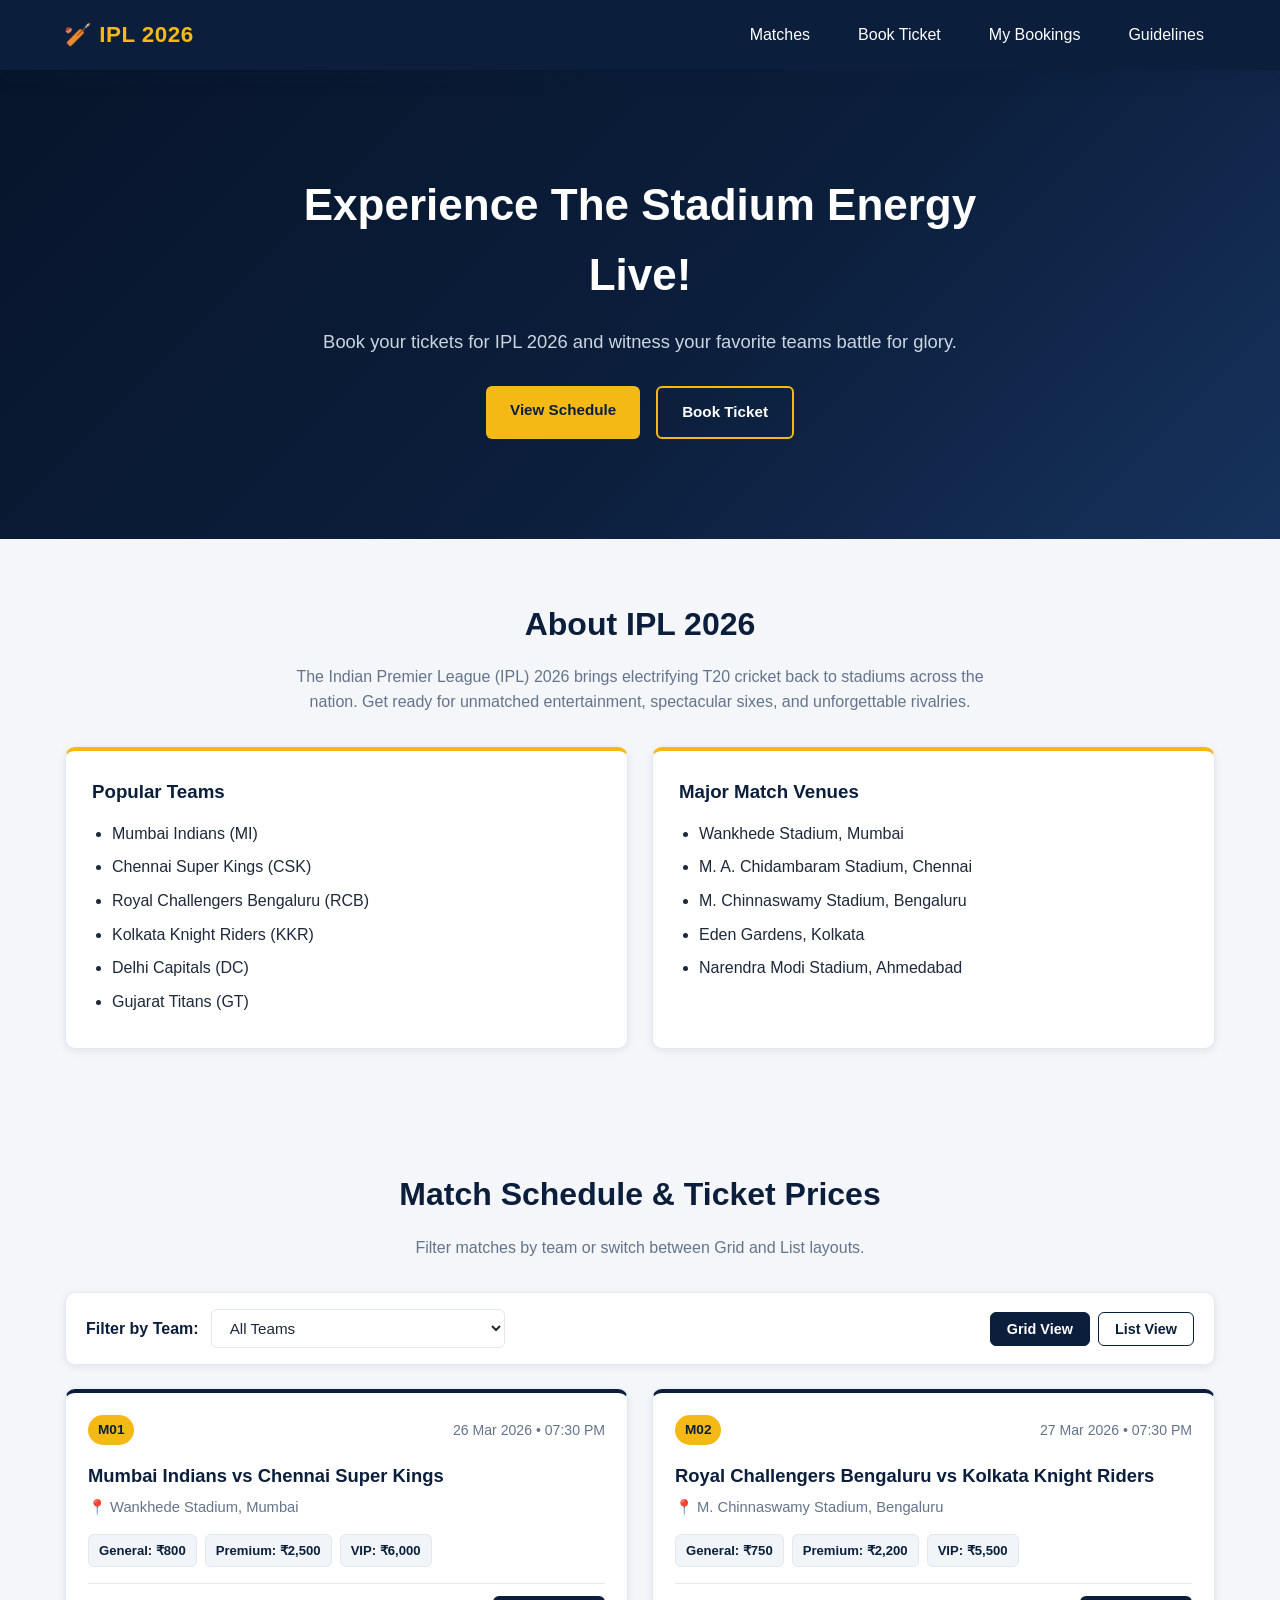
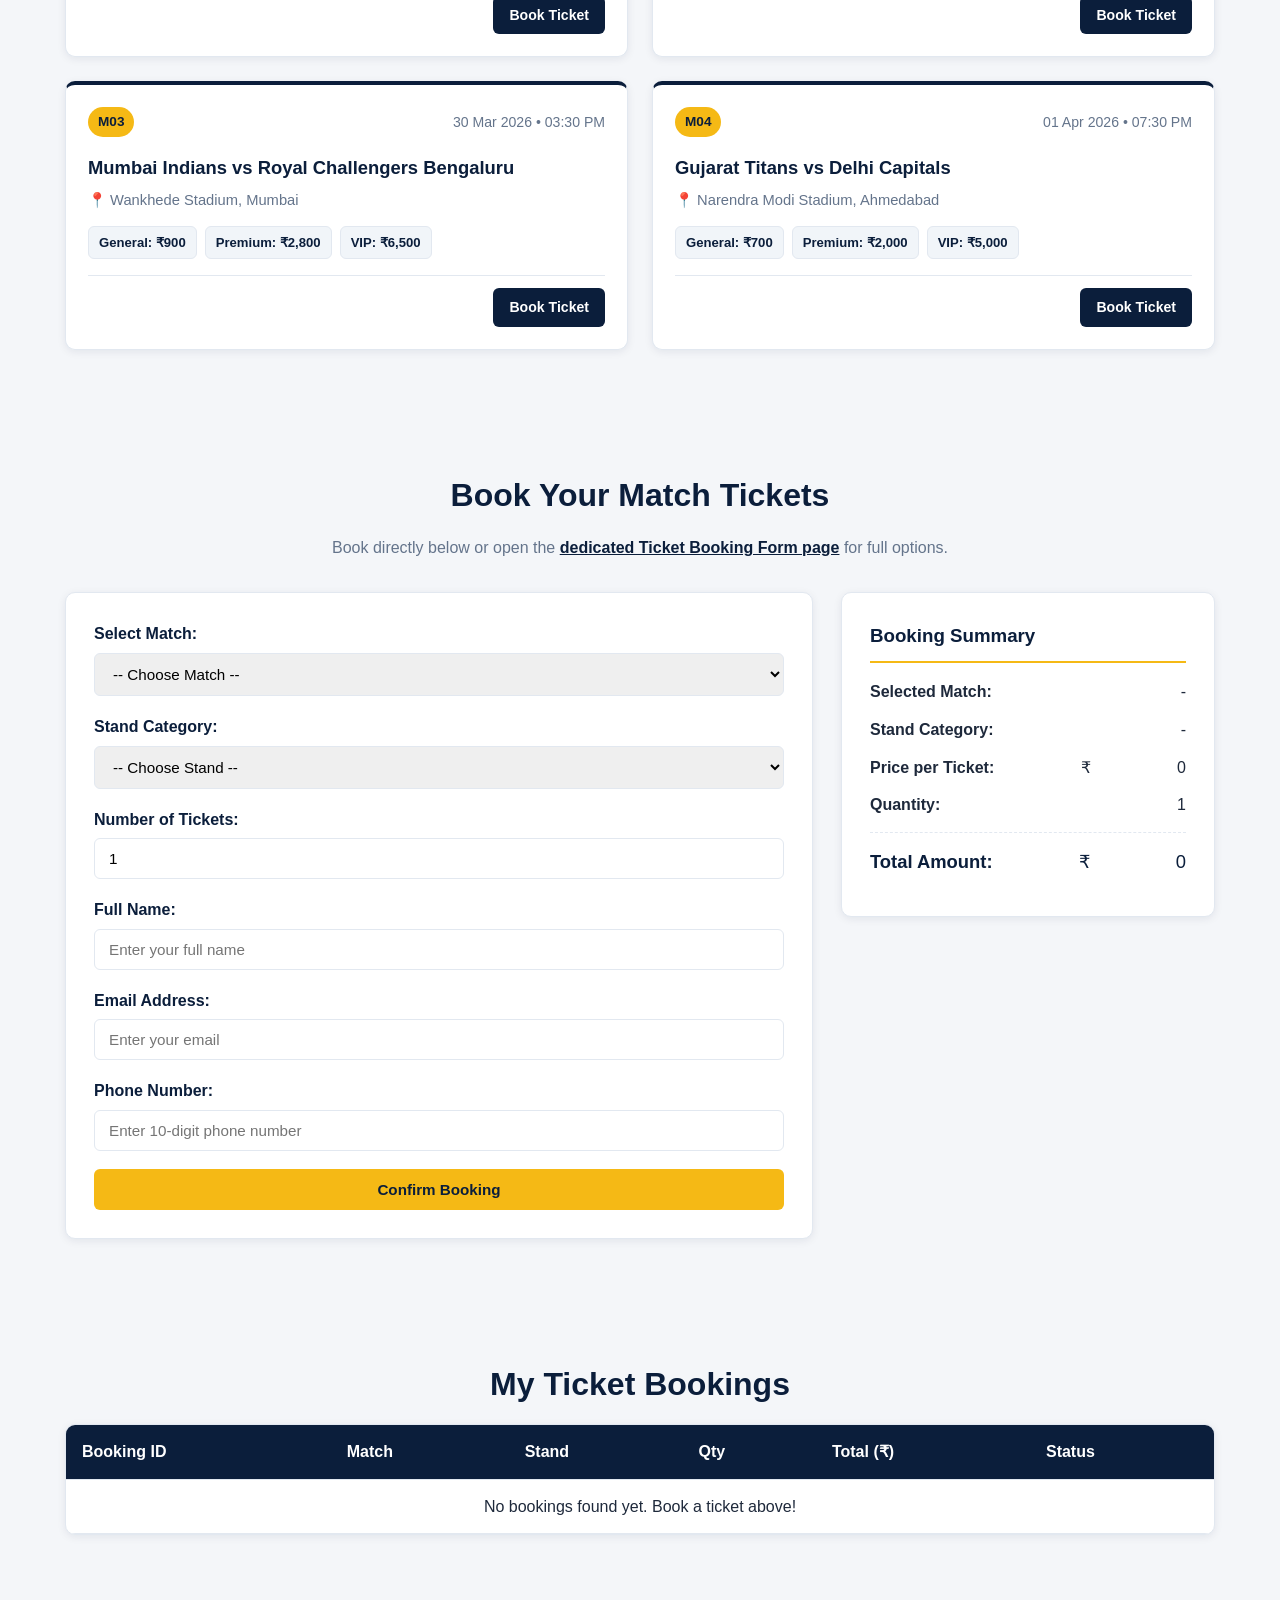
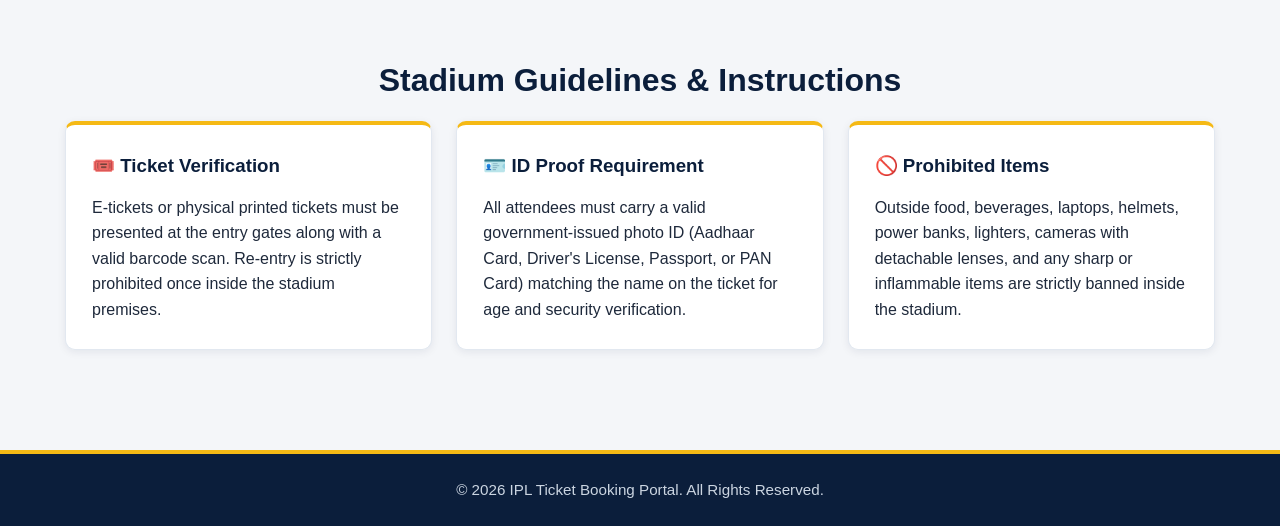
<file: index.html>
<!DOCTYPE html>
<html lang="en">
<head>
    <meta charset="UTF-8">
    <meta name="viewport" content="width=device-width, initial-scale=1.0">
    <title>IPL 2026 Ticket Booking</title>
    <link rel="stylesheet" href="styles.css">
</head>
<body>

    <!-- Navigation Bar (Flexbox + Mobile Hamburger) -->
    <header>
        <nav class="navbar">
            <a href="index.html" class="logo">🏏 IPL 2026</a>

            <button
                type="button"
                class="hamburger"
                id="hamburger-btn"
                aria-label="Toggle navigation menu"
                aria-expanded="false"
            >
                &#9776;
            </button>

            <ul class="nav-links" id="nav-links">
                <li><a href="#matches">Matches</a></li>
                <li><a href="booking.html">Book Ticket</a></li>
                <li><a href="#my-bookings">My Bookings</a></li>
                <li><a href="#guidelines">Guidelines</a></li>
            </ul>
        </nav>
    </header>

    <main>
        <!-- Banner (Hero) Section -->
        <section class="hero">
            <div class="hero-content">
                <h1>Experience The Stadium Energy Live!</h1>
                <p>Book your tickets for IPL 2026 and witness your favorite teams battle for glory.</p>
                <div class="hero-buttons">
                    <a href="#matches" class="btn btn-primary">View Schedule</a>
                    <a href="booking.html" class="btn btn-secondary">Book Ticket</a>
                </div>
            </div>
        </section>

        <!-- About IPL 2026 Section -->
        <section id="about" class="container section">
            <h2>About IPL 2026</h2>
            <p class="section-subtitle">The Indian Premier League (IPL) 2026 brings electrifying T20 cricket back to stadiums across the nation. Get ready for unmatched entertainment, spectacular sixes, and unforgettable rivalries.</p>

            <div class="about-grid">
                <div class="about-card">
                    <h3>Popular Teams</h3>
                    <ul>
                        <li>Mumbai Indians (MI)</li>
                        <li>Chennai Super Kings (CSK)</li>
                        <li>Royal Challengers Bengaluru (RCB)</li>
                        <li>Kolkata Knight Riders (KKR)</li>
                        <li>Delhi Capitals (DC)</li>
                        <li>Gujarat Titans (GT)</li>
                    </ul>
                </div>
                <div class="about-card">
                    <h3>Major Match Venues</h3>
                    <ul>
                        <li>Wankhede Stadium, Mumbai</li>
                        <li>M. A. Chidambaram Stadium, Chennai</li>
                        <li>M. Chinnaswamy Stadium, Bengaluru</li>
                        <li>Eden Gardens, Kolkata</li>
                        <li>Narendra Modi Stadium, Ahmedabad</li>
                    </ul>
                </div>
            </div>
        </section>

        <!-- Match Schedule Section (CSS Grid Cards + Filter + Grid/List Toggle) -->
        <section id="matches" class="container section">
            <h2>Match Schedule &amp; Ticket Prices</h2>
            <p class="section-subtitle">Filter matches by team or switch between Grid and List layouts.</p>

            <!-- Controls Bar (Flexbox) -->
            <div class="schedule-controls">
                <div class="filter-container">
                    <label for="team-filter">Filter by Team:</label>
                    <select id="team-filter">
                        <option value="all">All Teams</option>
                        <option value="MI">Mumbai Indians (MI)</option>
                        <option value="CSK">Chennai Super Kings (CSK)</option>
                        <option value="RCB">Royal Challengers Bengaluru (RCB)</option>
                        <option value="KKR">Kolkata Knight Riders (KKR)</option>
                        <option value="GT">Gujarat Titans (GT)</option>
                        <option value="DC">Delhi Capitals (DC)</option>
                    </select>
                </div>

                <div class="view-toggle" role="group" aria-label="Toggle match schedule layout">
                    <button type="button" id="grid-view-btn" class="view-btn active">Grid View</button>
                    <button type="button" id="list-view-btn" class="view-btn">List View</button>
                </div>
            </div>

            <!-- Match Cards Grid -->
            <div class="match-grid" id="match-grid">
                <article class="match-card" data-team="MI CSK">
                    <div class="match-card-top">
                        <span class="match-badge">M01</span>
                        <span class="match-date">26 Mar 2026 • 07:30 PM</span>
                    </div>
                    <div class="match-card-body">
                        <h3>Mumbai Indians vs Chennai Super Kings</h3>
                        <p class="match-venue">📍 Wankhede Stadium, Mumbai</p>
                        <div class="match-prices">
                            <span class="price-pill">General: ₹800</span>
                            <span class="price-pill">Premium: ₹2,500</span>
                            <span class="price-pill">VIP: ₹6,000</span>
                        </div>
                    </div>
                    <div class="match-card-footer">
                        <a
                            href="#booking"
                            class="btn-sm book-match-btn"
                            data-match="M01"
                            data-match-name="Mumbai Indians vs Chennai Super Kings"
                        >Book Ticket</a>
                    </div>
                </article>

                <article class="match-card" data-team="RCB KKR">
                    <div class="match-card-top">
                        <span class="match-badge">M02</span>
                        <span class="match-date">27 Mar 2026 • 07:30 PM</span>
                    </div>
                    <div class="match-card-body">
                        <h3>Royal Challengers Bengaluru vs Kolkata Knight Riders</h3>
                        <p class="match-venue">📍 M. Chinnaswamy Stadium, Bengaluru</p>
                        <div class="match-prices">
                            <span class="price-pill">General: ₹750</span>
                            <span class="price-pill">Premium: ₹2,200</span>
                            <span class="price-pill">VIP: ₹5,500</span>
                        </div>
                    </div>
                    <div class="match-card-footer">
                        <a
                            href="#booking"
                            class="btn-sm book-match-btn"
                            data-match="M02"
                            data-match-name="RCB vs Kolkata Knight Riders"
                        >Book Ticket</a>
                    </div>
                </article>

                <article class="match-card" data-team="MI RCB">
                    <div class="match-card-top">
                        <span class="match-badge">M03</span>
                        <span class="match-date">30 Mar 2026 • 03:30 PM</span>
                    </div>
                    <div class="match-card-body">
                        <h3>Mumbai Indians vs Royal Challengers Bengaluru</h3>
                        <p class="match-venue">📍 Wankhede Stadium, Mumbai</p>
                        <div class="match-prices">
                            <span class="price-pill">General: ₹900</span>
                            <span class="price-pill">Premium: ₹2,800</span>
                            <span class="price-pill">VIP: ₹6,500</span>
                        </div>
                    </div>
                    <div class="match-card-footer">
                        <a
                            href="#booking"
                            class="btn-sm book-match-btn"
                            data-match="M03"
                            data-match-name="Mumbai Indians vs RCB"
                        >Book Ticket</a>
                    </div>
                </article>

                <article class="match-card" data-team="GT DC">
                    <div class="match-card-top">
                        <span class="match-badge">M04</span>
                        <span class="match-date">01 Apr 2026 • 07:30 PM</span>
                    </div>
                    <div class="match-card-body">
                        <h3>Gujarat Titans vs Delhi Capitals</h3>
                        <p class="match-venue">📍 Narendra Modi Stadium, Ahmedabad</p>
                        <div class="match-prices">
                            <span class="price-pill">General: ₹700</span>
                            <span class="price-pill">Premium: ₹2,000</span>
                            <span class="price-pill">VIP: ₹5,000</span>
                        </div>
                    </div>
                    <div class="match-card-footer">
                        <a
                            href="#booking"
                            class="btn-sm book-match-btn"
                            data-match="M04"
                            data-match-name="Gujarat Titans vs Delhi Capitals"
                        >Book Ticket</a>
                    </div>
                </article>
            </div>
        </section>

        <!-- Ticket Booking Section -->
        <section id="booking" class="container section">
            <h2>Book Your Match Tickets</h2>
            <p class="section-subtitle">Book directly below or open the <a href="booking.html" class="inline-link">dedicated Ticket Booking Form page</a> for full options.</p>

            <div class="booking-wrapper">
                <!-- Booking Form -->
                <form id="booking-form" class="booking-form">
                    <div class="form-group">
                        <label for="match-select">Select Match:</label>
                        <select id="match-select" required>
                            <option value="">-- Choose Match --</option>
                            <option value="M01">M01: Mumbai Indians vs Chennai Super Kings</option>
                            <option value="M02">M02: RCB vs Kolkata Knight Riders</option>
                            <option value="M03">M03: Mumbai Indians vs RCB</option>
                            <option value="M04">M04: Gujarat Titans vs Delhi Capitals</option>
                        </select>
                    </div>

                    <div class="form-group">
                        <label for="stand-select">Stand Category:</label>
                        <select id="stand-select" required>
                            <option value="">-- Choose Stand --</option>
                            <option value="General">General Stand</option>
                            <option value="Premium">Premium Stand</option>
                            <option value="VIP">VIP Hospitality</option>
                        </select>
                    </div>

                    <div class="form-group">
                        <label for="ticket-qty">Number of Tickets:</label>
                        <input type="number" id="ticket-qty" min="1" max="10" value="1" required>
                    </div>

                    <div class="form-group">
                        <label for="full-name">Full Name:</label>
                        <input type="text" id="full-name" placeholder="Enter your full name" minlength="3" maxlength="50" required>
                    </div>

                    <div class="form-group">
                        <label for="email">Email Address:</label>
                        <input type="email" id="email" placeholder="Enter your email" required>
                    </div>

                    <div class="form-group">
                        <label for="phone">Phone Number:</label>
                        <input type="tel" id="phone" placeholder="Enter 10-digit phone number" minlength="10" maxlength="10" pattern="[0-9]{10}" required>
                    </div>

                    <button type="submit" class="btn btn-primary btn-block">Confirm Booking</button>
                </form>

                <!-- Booking Summary Card -->
                <div class="summary-card">
                    <h3>Booking Summary</h3>
                    <div class="summary-details">
                        <p><strong>Selected Match:</strong> <span id="sum-match">-</span></p>
                        <p><strong>Stand Category:</strong> <span id="sum-stand">-</span></p>
                        <p><strong>Price per Ticket:</strong> ₹<span id="sum-price">0</span></p>
                        <p><strong>Quantity:</strong> <span id="sum-qty">1</span></p>
                        <hr>
                        <p class="total-amount"><strong>Total Amount:</strong> ₹<span id="sum-total">0</span></p>
                    </div>
                </div>
            </div>
        </section>

        <!-- My Ticket Bookings Section -->
        <section id="my-bookings" class="container section">
            <h2>My Ticket Bookings</h2>
            <div class="table-responsive">
                <table class="schedule-table">
                    <thead>
                        <tr>
                            <th>Booking ID</th>
                            <th>Match</th>
                            <th>Stand</th>
                            <th>Qty</th>
                            <th>Total (₹)</th>
                            <th>Status</th>
                        </tr>
                    </thead>
                    <tbody id="bookings-tbody">
                        <tr>
                            <td colspan="6" class="text-center">No bookings found yet. Book a ticket above!</td>
                        </tr>
                    </tbody>
                </table>
            </div>
        </section>

        <!-- Guidelines Section (3-Column CSS Grid) -->
        <section id="guidelines" class="container section">
            <h2>Stadium Guidelines &amp; Instructions</h2>
            <div class="guidelines-grid">
                <div class="card">
                    <h3>🎟️ Ticket Verification</h3>
                    <p>E-tickets or physical printed tickets must be presented at the entry gates along with a valid barcode scan. Re-entry is strictly prohibited once inside the stadium premises.</p>
                </div>
                <div class="card">
                    <h3>🪪 ID Proof Requirement</h3>
                    <p>All attendees must carry a valid government-issued photo ID (Aadhaar Card, Driver's License, Passport, or PAN Card) matching the name on the ticket for age and security verification.</p>
                </div>
                <div class="card">
                    <h3>🚫 Prohibited Items</h3>
                    <p>Outside food, beverages, laptops, helmets, power banks, lighters, cameras with detachable lenses, and any sharp or inflammable items are strictly banned inside the stadium.</p>
                </div>
            </div>
        </section>
    </main>

    <!-- Footer -->
    <footer>
        <p>&copy; 2026 IPL Ticket Booking Portal. All Rights Reserved.</p>
    </footer>

    <script src="app.js"></script>
</body>
</html>
</file>
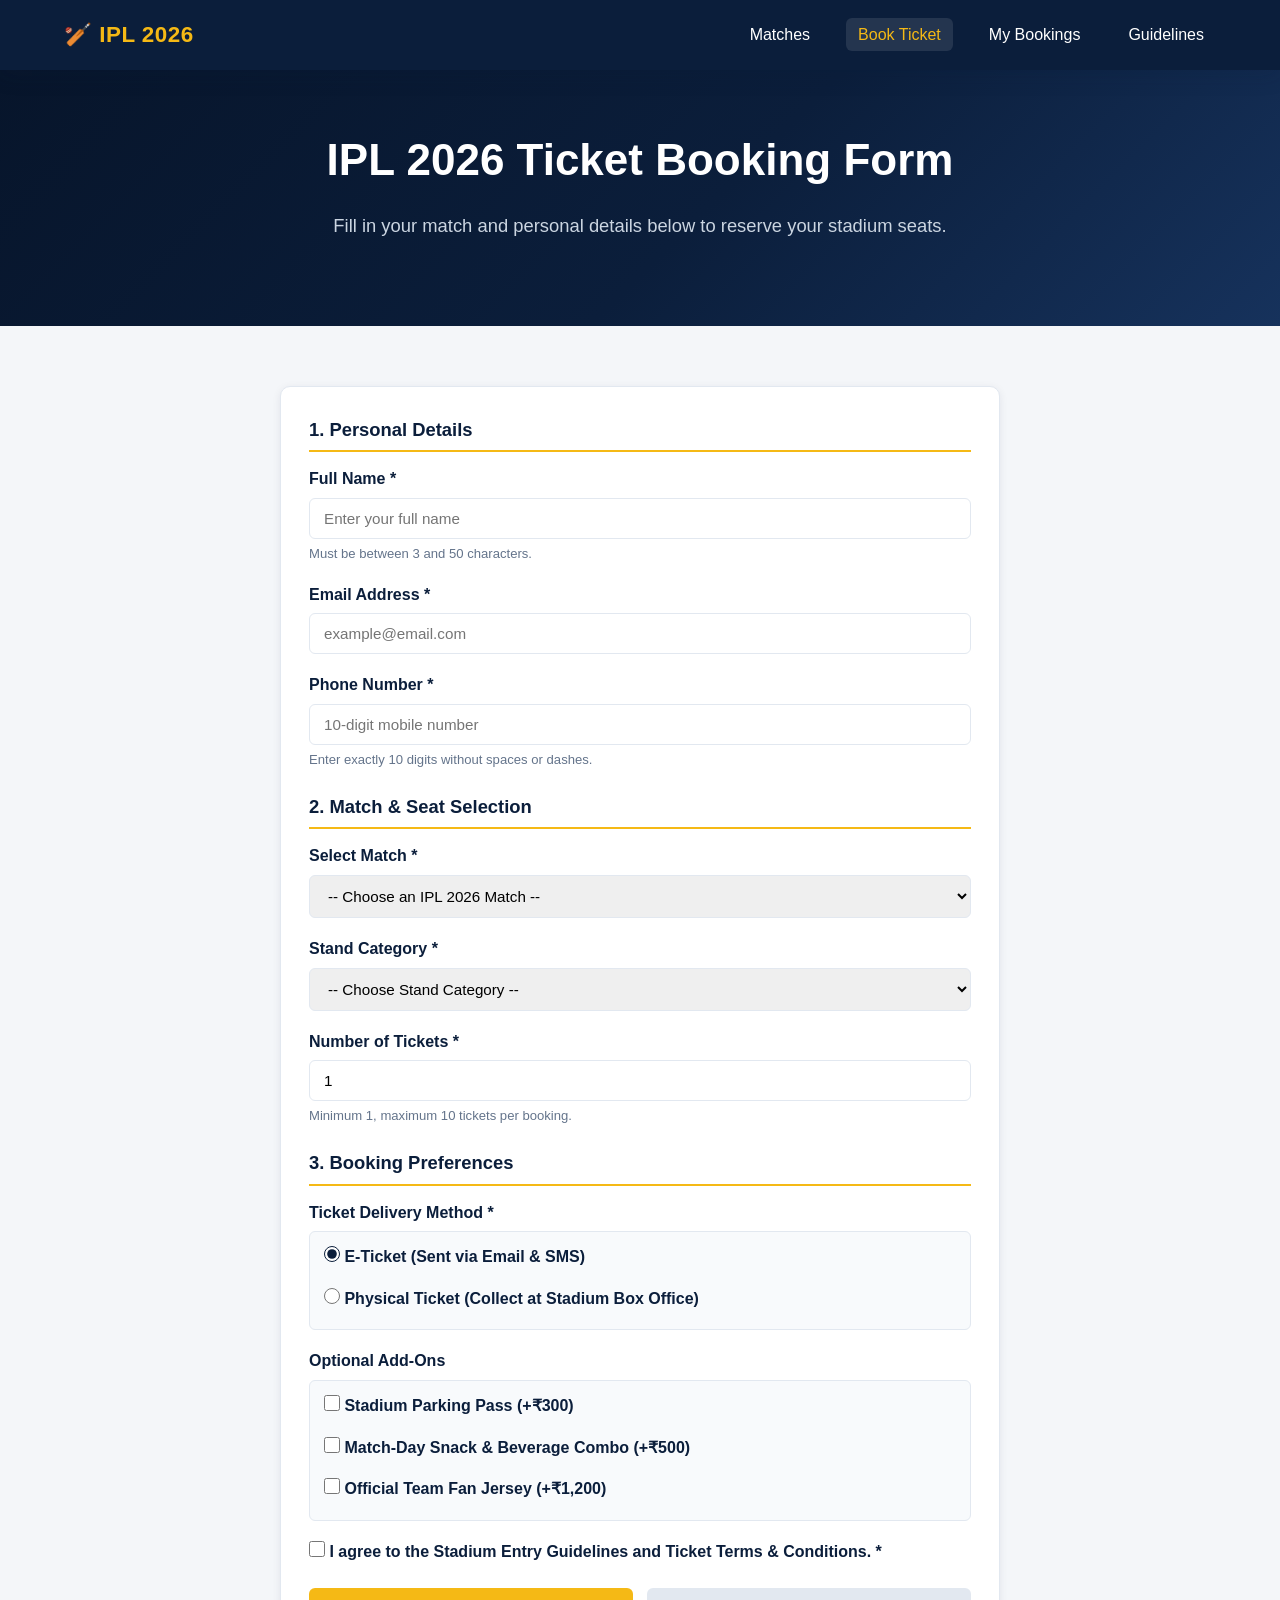
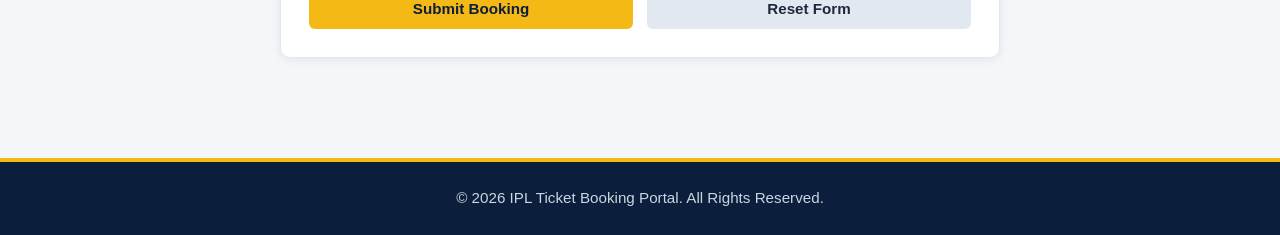
<file: booking.html>
<!DOCTYPE html>
<html lang="en">
<head>
    <meta charset="UTF-8">
    <meta name="viewport" content="width=device-width, initial-scale=1.0">
    <title>Book Tickets | IPL 2026</title>
    <link rel="stylesheet" href="styles.css">
</head>
<body>

    <!-- Navigation Bar (Linked back to index.html) -->
    <header>
        <nav class="navbar">
            <a href="index.html" class="logo">🏏 IPL 2026</a>
            <ul class="nav-links">
                <li><a href="index.html#matches">Matches</a></li>
                <li><a href="booking.html" class="active">Book Ticket</a></li>
                <li><a href="index.html#my-bookings">My Bookings</a></li>
                <li><a href="index.html#guidelines">Guidelines</a></li>
            </ul>
        </nav>
    </header>

    <main>
        <!-- Compact Banner -->
        <section class="hero hero-compact">
            <div class="hero-content">
                <h1>IPL 2026 Ticket Booking Form</h1>
                <p>Fill in your match and personal details below to reserve your stadium seats.</p>
            </div>
        </section>

        <!-- Booking Form Section -->
        <section class="container section">
            <div class="booking-page-wrapper">
                <form id="ticket-booking-form" class="booking-form" action="#" method="get">

                    <!-- Personal Details -->
                    <h3 class="form-section-title">1. Personal Details</h3>

                    <div class="form-group">
                        <label for="customer-name">Full Name *</label>
                        <input
                            type="text"
                            id="customer-name"
                            name="customerName"
                            placeholder="Enter your full name"
                            minlength="3"
                            maxlength="50"
                            required
                        >
                        <small class="form-hint">Must be between 3 and 50 characters.</small>
                    </div>

                    <div class="form-group">
                        <label for="customer-email">Email Address *</label>
                        <input
                            type="email"
                            id="customer-email"
                            name="customerEmail"
                            placeholder="example@email.com"
                            maxlength="80"
                            required
                        >
                    </div>

                    <div class="form-group">
                        <label for="customer-phone">Phone Number *</label>
                        <input
                            type="tel"
                            id="customer-phone"
                            name="customerPhone"
                            placeholder="10-digit mobile number"
                            minlength="10"
                            maxlength="10"
                            pattern="[0-9]{10}"
                            title="Please enter a valid 10-digit mobile number (digits only)."
                            required
                        >
                        <small class="form-hint">Enter exactly 10 digits without spaces or dashes.</small>
                    </div>

                    <!-- Match & Seat Selection -->
                    <h3 class="form-section-title">2. Match &amp; Seat Selection</h3>

                    <div class="form-group">
                        <label for="match-selection">Select Match *</label>
                        <select id="match-selection" name="matchSelection" required>
                            <option value="">-- Choose an IPL 2026 Match --</option>
                            <option value="M01">M01: Mumbai Indians vs Chennai Super Kings (26 Mar, Mumbai)</option>
                            <option value="M02">M02: RCB vs Kolkata Knight Riders (27 Mar, Bengaluru)</option>
                            <option value="M03">M03: Mumbai Indians vs RCB (30 Mar, Mumbai)</option>
                            <option value="M04">M04: Gujarat Titans vs Delhi Capitals (01 Apr, Ahmedabad)</option>
                        </select>
                    </div>

                    <div class="form-group">
                        <label for="stand-category">Stand Category *</label>
                        <select id="stand-category" name="standCategory" required>
                            <option value="">-- Choose Stand Category --</option>
                            <option value="General">General Stand (₹800)</option>
                            <option value="Premium">Premium Stand (₹2,500)</option>
                            <option value="VIP">VIP Hospitality Box (₹6,000)</option>
                        </select>
                    </div>

                    <div class="form-group">
                        <label for="ticket-count">Number of Tickets *</label>
                        <input
                            type="number"
                            id="ticket-count"
                            name="ticketCount"
                            min="1"
                            max="10"
                            value="1"
                            required
                        >
                        <small class="form-hint">Minimum 1, maximum 10 tickets per booking.</small>
                    </div>

                    <!-- Booking Preferences -->
                    <h3 class="form-section-title">3. Booking Preferences</h3>

                    <div class="form-group">
                        <label>Ticket Delivery Method *</label>
                        <div class="option-group">
                            <label class="option-item">
                                <input type="radio" name="deliveryMethod" value="e-ticket" required checked>
                                E-Ticket (Sent via Email &amp; SMS)
                            </label>
                            <label class="option-item">
                                <input type="radio" name="deliveryMethod" value="box-office" required>
                                Physical Ticket (Collect at Stadium Box Office)
                            </label>
                        </div>
                    </div>

                    <div class="form-group">
                        <label>Optional Add-Ons</label>
                        <div class="option-group">
                            <label class="option-item">
                                <input type="checkbox" name="addons" value="parking">
                                Stadium Parking Pass (+₹300)
                            </label>
                            <label class="option-item">
                                <input type="checkbox" name="addons" value="meal">
                                Match-Day Snack &amp; Beverage Combo (+₹500)
                            </label>
                            <label class="option-item">
                                <input type="checkbox" name="addons" value="jersey">
                                Official Team Fan Jersey (+₹1,200)
                            </label>
                        </div>
                    </div>

                    <div class="form-group">
                        <label class="option-item">
                            <input type="checkbox" id="terms" name="terms" required>
                            I agree to the Stadium Entry Guidelines and Ticket Terms &amp; Conditions. *
                        </label>
                    </div>

                    <!-- Submit & Reset Buttons -->
                    <div class="form-actions">
                        <button type="submit" class="btn btn-primary">Submit Booking</button>
                        <button type="reset" class="btn btn-reset">Reset Form</button>
                    </div>
                </form>
            </div>
        </section>
    </main>

   <!-- Footer -->
    <footer>
        <p>&copy; 2026 IPL Ticket Booking Portal. All Rights Reserved.</p>
    </footer>

    <script src="app.js"></script>
</body>
</html>
</file>
<file: styles.css>
/* =========================================
   1. CSS Variables (Theme Colors)
   ========================================= */
:root {
    --primary-color: #0b1e3b;
    --primary-light: #16325c;
    --accent-color: #f5b915;
    --accent-hover: #d9a00c;
    --bg-color: #f4f6f9;
    --card-bg: #ffffff;
    --text-dark: #1e293b;
    --text-muted: #64748b;
    --text-light: #ffffff;
    --border-color: #e2e8f0;
    --shadow-sm: 0 2px 8px rgba(11, 30, 59, 0.08);
    --shadow-md: 0 6px 20px rgba(11, 30, 59, 0.14);
    --radius: 10px;
}

/* =========================================
   2. Base & Reset
   ========================================= */
* {
    margin: 0;
    padding: 0;
    box-sizing: border-box;
}

html {
    scroll-behavior: smooth;
}

body {
    font-family: 'Segoe UI', Tahoma, Geneva, Verdana, sans-serif;
    background-color: var(--bg-color);
    color: var(--text-dark);
    line-height: 1.6;
    padding-top: 70px;
}

.container {
    max-width: 1150px;
    margin: 0 auto;
    padding: 0 20px;
}

.section {
    padding: 60px 0;
}

.section h2 {
    text-align: center;
    font-size: 2rem;
    color: var(--primary-color);
    margin-bottom: 14px;
}

.section-subtitle {
    text-align: center;
    color: var(--text-muted);
    max-width: 720px;
    margin: 0 auto 32px;
}

.inline-link {
    color: var(--primary-color);
    font-weight: 600;
    text-decoration: underline;
}

.text-center {
    text-align: center;
}

/* =========================================
   3. Fixed Navigation Bar (Flexbox + Mobile Hamburger)
   ========================================= */
header {
    position: fixed;
    top: 0;
    left: 0;
    width: 100%;
    height: 70px;
    background-color: var(--primary-color);
    box-shadow: var(--shadow-md);
    z-index: 1000;
}

.navbar {
    max-width: 1200px;
    height: 100%;
    margin: 0 auto;
    padding: 0 24px;
    display: flex;
    align-items: center;
    justify-content: space-between;
}

.logo {
    font-size: 1.4rem;
    font-weight: 700;
    color: var(--accent-color);
    text-decoration: none;
    letter-spacing: 0.5px;
}

.nav-links {
    list-style: none;
    display: flex;
    align-items: center;
    gap: 24px;
}

.nav-links a {
    color: var(--text-light);
    text-decoration: none;
    font-weight: 500;
    padding: 8px 12px;
    border-radius: 6px;
    transition: color 0.25s ease, background-color 0.25s ease;
}

.nav-links a:hover,
.nav-links a.active {
    color: var(--accent-color);
    background-color: rgba(255, 255, 255, 0.1);
}

.hamburger {
    display: none;
    background: transparent;
    border: 1px solid rgba(255, 255, 255, 0.25);
    color: var(--text-light);
    font-size: 1.5rem;
    padding: 4px 12px;
    border-radius: 6px;
    cursor: pointer;
    line-height: 1.2;
}

.hamburger:hover {
    color: var(--accent-color);
    border-color: var(--accent-color);
}

/* =========================================
   4. Banner (Hero) Section
   ========================================= */
.hero {
    background: linear-gradient(135deg, #07152b 0%, var(--primary-color) 55%, var(--primary-light) 100%);
    color: var(--text-light);
    text-align: center;
    padding: 100px 20px;
}

.hero-compact {
    padding: 55px 20px;
}

.hero-content {
    max-width: 780px;
    margin: 0 auto;
}

.hero h1 {
    font-size: 2.75rem;
    margin-bottom: 16px;
}

.hero p {
    font-size: 1.15rem;
    color: #cbd5e1;
    margin-bottom: 30px;
}

.hero-buttons {
    display: flex;
    justify-content: center;
    gap: 16px;
    flex-wrap: wrap;
}

/* =========================================
   5. Buttons
   ========================================= */
.btn {
    display: inline-block;
    padding: 12px 24px;
    border-radius: 6px;
    font-weight: 600;
    font-size: 0.95rem;
    text-decoration: none;
    cursor: pointer;
    border: none;
    transition: transform 0.2s ease, background-color 0.25s ease, box-shadow 0.25s ease;
}

.btn-primary {
    background-color: var(--accent-color);
    color: var(--primary-color);
}

.btn-primary:hover {
    background-color: var(--accent-hover);
    transform: translateY(-2px);
    box-shadow: var(--shadow-sm);
}

.btn-secondary {
    background-color: transparent;
    color: var(--text-light);
    border: 2px solid var(--accent-color);
}

.btn-secondary:hover {
    background-color: var(--accent-color);
    color: var(--primary-color);
}

.btn-reset {
    background-color: #e2e8f0;
    color: var(--text-dark);
}

.btn-reset:hover {
    background-color: #cbd5e1;
}

.btn-block {
    width: 100%;
    text-align: center;
}

.btn-sm {
    display: inline-block;
    padding: 8px 16px;
    background-color: var(--primary-color);
    color: var(--text-light);
    text-decoration: none;
    font-size: 0.88rem;
    font-weight: 600;
    border-radius: 6px;
    transition: background-color 0.2s ease, color 0.2s ease;
}

.btn-sm:hover {
    background-color: var(--accent-color);
    color: var(--primary-color);
}

/* =========================================
   6. About & 3-Column Guidelines Grid (Activity 8)
   ========================================= */
.about-grid {
    display: grid;
    grid-template-columns: repeat(2, 1fr);
    gap: 24px;
}

.guidelines-grid {
    display: grid;
    grid-template-columns: repeat(3, 1fr);
    gap: 24px;
}

.about-card,
.card {
    background-color: var(--card-bg);
    padding: 26px;
    border-radius: var(--radius);
    border: 1px solid var(--border-color);
    border-top: 4px solid var(--accent-color);
    box-shadow: var(--shadow-sm);
    transition: transform 0.25s ease, box-shadow 0.25s ease;
}

.about-card:hover,
.card:hover {
    transform: translateY(-4px);
    box-shadow: var(--shadow-md);
}

.about-card h3,
.card h3 {
    color: var(--primary-color);
    margin-bottom: 14px;
}

.about-card ul {
    padding-left: 20px;
}

.about-card li {
    margin-bottom: 8px;
}

/* =========================================
   7. Match Schedule Controls & CSS Grid Cards (Activity 8)
   ========================================= */
.schedule-controls {
    display: flex;
    align-items: center;
    justify-content: space-between;
    flex-wrap: wrap;
    gap: 16px;
    margin-bottom: 24px;
    padding: 16px 20px;
    background-color: var(--card-bg);
    border: 1px solid var(--border-color);
    border-radius: var(--radius);
    box-shadow: var(--shadow-sm);
}

.filter-container {
    display: flex;
    align-items: center;
    gap: 12px;
}

.filter-container label {
    font-weight: 600;
    color: var(--primary-color);
}

.filter-container select {
    padding: 9px 14px;
    border: 1px solid var(--border-color);
    border-radius: 6px;
    background-color: var(--card-bg);
    color: var(--text-dark);
    font-size: 0.95rem;
}

.view-toggle {
    display: flex;
    gap: 8px;
}

.view-btn {
    padding: 8px 16px;
    border: 1px solid var(--primary-color);
    background-color: transparent;
    color: var(--primary-color);
    font-weight: 600;
    font-size: 0.9rem;
    border-radius: 6px;
    cursor: pointer;
    transition: background-color 0.2s ease, color 0.2s ease;
}

.view-btn.active,
.view-btn:hover {
    background-color: var(--primary-color);
    color: var(--text-light);
}

/* Default Grid View */
.match-grid {
    display: grid;
    grid-template-columns: repeat(2, 1fr);
    gap: 24px;
}

.match-card {
    background-color: var(--card-bg);
    border: 1px solid var(--border-color);
    border-top: 4px solid var(--primary-color);
    border-radius: var(--radius);
    padding: 22px;
    box-shadow: var(--shadow-sm);
    display: flex;
    flex-direction: column;
    justify-content: space-between;
    gap: 16px;
    transition: transform 0.25s ease, box-shadow 0.25s ease;
}

.match-card:hover {
    transform: translateY(-4px);
    box-shadow: var(--shadow-md);
}

.match-card-top {
    display: flex;
    align-items: center;
    justify-content: space-between;
    gap: 10px;
}

.match-badge {
    background-color: var(--accent-color);
    color: var(--primary-color);
    font-weight: 700;
    font-size: 0.85rem;
    padding: 4px 10px;
    border-radius: 999px;
}

.match-date {
    font-size: 0.88rem;
    color: var(--text-muted);
    font-weight: 500;
}

.match-card-body h3 {
    color: var(--primary-color);
    font-size: 1.15rem;
    margin-bottom: 6px;
}

.match-venue {
    font-size: 0.92rem;
    color: var(--text-muted);
    margin-bottom: 14px;
}

.match-prices {
    display: flex;
    flex-wrap: wrap;
    gap: 8px;
}

.price-pill {
    font-size: 0.82rem;
    font-weight: 600;
    padding: 5px 10px;
    border-radius: 6px;
    background-color: #f1f5f9;
    color: var(--primary-color);
    border: 1px solid var(--border-color);
}

.match-card-footer {
    display: flex;
    justify-content: flex-end;
    padding-top: 12px;
    border-top: 1px solid var(--border-color);
}

/* List View Toggle State */
.match-grid.list-view {
    grid-template-columns: 1fr;
}

.match-grid.list-view .match-card {
    flex-direction: row;
    align-items: center;
    justify-content: space-between;
    border-top: 1px solid var(--border-color);
    border-left: 5px solid var(--accent-color);
}

.match-grid.list-view .match-card-top {
    flex-direction: column;
    align-items: flex-start;
    min-width: 165px;
}

.match-grid.list-view .match-card-body {
    flex: 1;
}

.match-grid.list-view .match-card-footer {
    border-top: none;
    padding-top: 0;
}

/* =========================================
   8. Tables (My Ticket Bookings)
   ========================================= */
.table-responsive {
    overflow-x: auto;
    background-color: var(--card-bg);
    border-radius: var(--radius);
    border: 1px solid var(--border-color);
    box-shadow: var(--shadow-sm);
}

.schedule-table {
    width: 100%;
    border-collapse: collapse;
    text-align: left;
}

.schedule-table thead {
    background-color: var(--primary-color);
    color: var(--text-light);
}

.schedule-table th,
.schedule-table td {
    padding: 14px 16px;
    border-bottom: 1px solid var(--border-color);
}

.schedule-table tbody tr:nth-child(even) {
    background-color: #f8fafc;
}

.schedule-table tbody tr:hover {
    background-color: #eef2ff;
}

/* =========================================
   9. Booking Form & Summary Card
   ========================================= */
.booking-wrapper {
    display: grid;
    grid-template-columns: 2fr 1fr;
    gap: 28px;
    align-items: start;
}

.booking-page-wrapper {
    max-width: 720px;
    margin: 0 auto;
}

.booking-form,
.summary-card {
    background-color: var(--card-bg);
    padding: 28px;
    border-radius: var(--radius);
    border: 1px solid var(--border-color);
    box-shadow: var(--shadow-sm);
}

.form-section-title {
    color: var(--primary-color);
    font-size: 1.15rem;
    margin: 22px 0 14px;
    padding-bottom: 6px;
    border-bottom: 2px solid var(--accent-color);
}

.form-section-title:first-child {
    margin-top: 0;
}

.form-group {
    margin-bottom: 18px;
}

.form-group label {
    display: block;
    font-weight: 600;
    margin-bottom: 6px;
    color: var(--primary-color);
}

.form-group input[type="text"],
.form-group input[type="email"],
.form-group input[type="tel"],
.form-group input[type="number"],
.form-group select {
    width: 100%;
    padding: 11px 14px;
    border: 1px solid var(--border-color);
    border-radius: 6px;
    font-size: 0.95rem;
    transition: border-color 0.2s ease, box-shadow 0.2s ease;
}

.form-group input:focus,
.form-group select:focus {
    outline: none;
    border-color: var(--primary-color);
    box-shadow: 0 0 0 3px rgba(11, 30, 59, 0.12);
}

.form-hint {
    display: block;
    font-size: 0.82rem;
    color: var(--text-muted);
    margin-top: 4px;
}

.option-group {
    display: flex;
    flex-direction: column;
    gap: 10px;
    padding: 12px 14px;
    background-color: #f8fafc;
    border: 1px solid var(--border-color);
    border-radius: 6px;
}

.option-item {
    display: flex;
    align-items: center;
    gap: 10px;
    font-weight: 500;
    color: var(--text-dark);
    cursor: pointer;
}

.option-item input {
    width: 16px;
    height: 16px;
    accent-color: var(--primary-color);
    cursor: pointer;
}

.form-actions {
    display: flex;
    gap: 14px;
    margin-top: 24px;
}

.form-actions .btn {
    flex: 1;
    text-align: center;
}

.summary-card h3 {
    color: var(--primary-color);
    margin-bottom: 16px;
    padding-bottom: 10px;
    border-bottom: 2px solid var(--accent-color);
}

.summary-details p {
    display: flex;
    justify-content: space-between;
    margin-bottom: 12px;
}

.summary-details hr {
    border: none;
    border-top: 1px dashed var(--border-color);
    margin: 14px 0;
}

.total-amount {
    font-size: 1.15rem;
    color: var(--primary-color);
}

/* =========================================
   10. Footer
   ========================================= */
footer {
    background-color: var(--primary-color);
    color: var(--text-light);
    text-align: center;
    padding: 24px 20px;
    margin-top: 40px;
    border-top: 4px solid var(--accent-color);
}

footer p {
    font-size: 0.95rem;
    color: #cbd5e1;
}

/* =========================================
   11. Toast Notifications & Status Badge
   ========================================= */
.toast-container {
    position: fixed;
    bottom: 24px;
    right: 24px;
    display: flex;
    flex-direction: column;
    gap: 10px;
    z-index: 2000;
}

.toast {
    min-width: 280px;
    max-width: 380px;
    padding: 14px 18px;
    border-radius: 8px;
    color: var(--text-light);
    background-color: var(--primary-color);
    border-left: 5px solid var(--accent-color);
    box-shadow: var(--shadow-md);
    font-size: 0.95rem;
    font-weight: 500;
    opacity: 0;
    transform: translateY(20px);
    transition: opacity 0.3s ease, transform 0.3s ease;
}

.toast.show {
    opacity: 1;
    transform: translateY(0);
}

.toast-success {
    background-color: #065f46;
    border-left-color: #34d399;
}

.toast-error {
    background-color: #991b1b;
    border-left-color: #f87171;
}

.status-badge {
    display: inline-block;
    padding: 4px 10px;
    border-radius: 999px;
    background-color: #dcfce7;
    color: #166534;
    font-size: 0.82rem;
    font-weight: 600;
}

/* =========================================
   12. Responsive Media Queries (Tablets & Phones - Activity 8)
   ========================================= */
@media (max-width: 900px) {
    .guidelines-grid,
    .match-grid,
    .about-grid,
    .booking-wrapper {
        grid-template-columns: 1fr;
    }

    .match-grid.list-view .match-card {
        flex-direction: column;
        align-items: flex-start;
    }

    .match-grid.list-view .match-card-top {
        flex-direction: row;
        width: 100%;
        justify-content: space-between;
    }

    .match-grid.list-view .match-card-footer {
        width: 100%;
        border-top: 1px solid var(--border-color);
        padding-top: 12px;
    }
}

@media (max-width: 768px) {
    .navbar {
        padding: 0 18px;
    }

    .hamburger {
        display: block;
    }

    .nav-links {
        position: fixed;
        top: 70px;
        left: 0;
        width: 100%;
        background-color: var(--primary-color);
        flex-direction: column;
        align-items: stretch;
        gap: 0;
        padding: 12px 20px 20px;
        border-top: 1px solid rgba(255, 255, 255, 0.12);
        box-shadow: var(--shadow-md);
        display: none;
    }

    .nav-links.open {
        display: flex;
    }

    .nav-links li {
        width: 100%;
    }

    .nav-links a {
        display: block;
        padding: 12px 10px;
        border-bottom: 1px solid rgba(255, 255, 255, 0.08);
    }

    .hero {
        padding: 70px 18px;
    }

    .hero h1 {
        font-size: 2rem;
    }

    .schedule-controls {
        flex-direction: column;
        align-items: stretch;
    }

    .filter-container {
        flex-direction: column;
        align-items: stretch;
    }

    .view-toggle .view-btn {
        flex: 1;
    }

    .form-actions {
        flex-direction: column;
    }

    .toast-container {
        left: 16px;
        right: 16px;
        bottom: 16px;
    }

    .toast {
        min-width: auto;
        max-width: 100%;
    }
}
</file>
